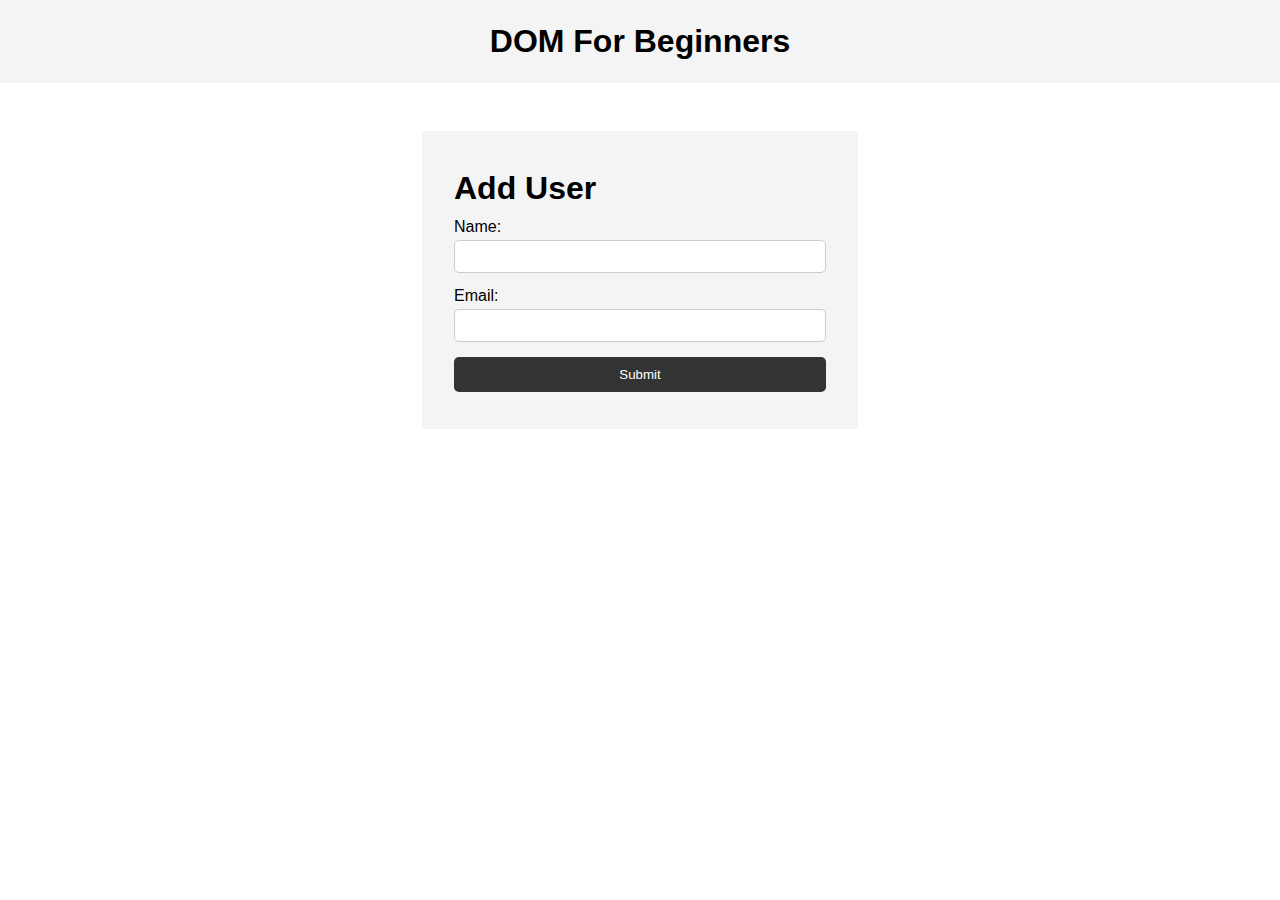
<file: DOMbasics/index.html>
<!DOCTYPE html>
<html lang="en">
<head>
    <meta charset="UTF-8" />
    <meta name="viewport" content="width=device-width, initial-scale=1.0" />
    <meta http-equiv="X-UA-Compatible" content="ie=edge" />
    <title>JS For Beginners</title>
    <link rel="stylesheet" href="style.css">
</head>
<body>
    <header>
        <h1>DOM For Beginners</h1>
    </header>
    <section class="container">
        <form id="my-form">
            <h1>Add User</h1>
            <div class="msg"></div>
            <div>
                <label for="name">Name:</label>
                <input type="text" id="name">
            </div>
            <div>
                <label for="email">Email:</label>
                <input type="text" id="email">
            </div>
            <input class="btn" type="submit" value="Submit">
        </form>
        <ul id="users"></ul>
        <!-- <ul class="items">
            <li class="item">Item 1</li>
            <li class="item">Item 2</li>
            <li class="item">Item 3</li>
        </ul> -->
    </section>
    <script src="main.js"></script>
</body>
</html>
</file>
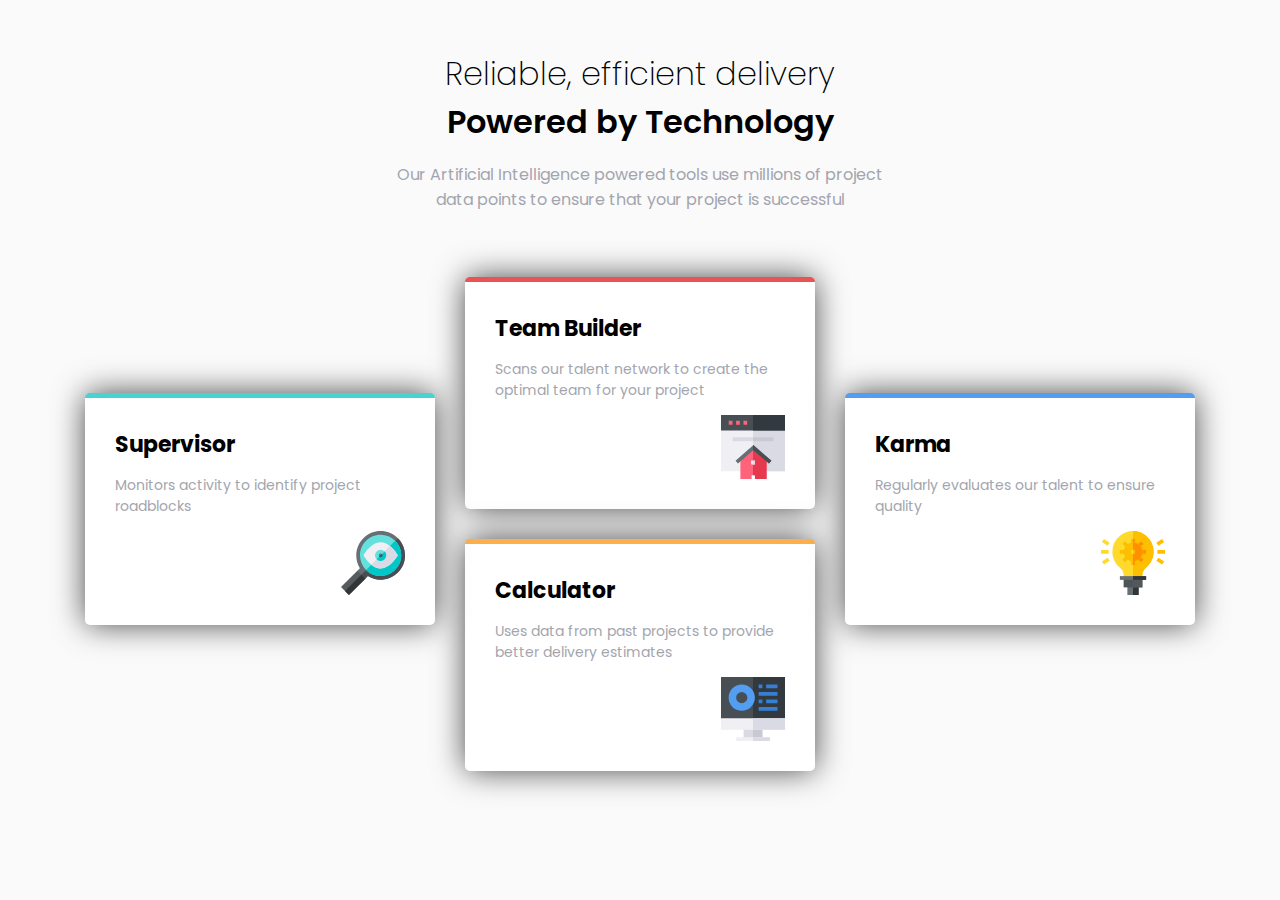
<file: four-card-feature/index.html>
<!DOCTYPE html>
<html lang="en">
<head>
  <meta charset="UTF-8">
  <meta name="viewport" content="width=device-width, initial-scale=1.0"> 
  <link rel="icon" type="image/png" sizes="32x32" href="./images/favicon-32x32.png">
  <title>Frontend Mentor | Four card feature section</title>
  <link rel="stylesheet" href="style.css">
</head>
<body>
  <header>
    <h1>Reliable, efficient delivery</h1>
    <h1>Powered by Technology</h1>
    <p>Our Artificial Intelligence powered tools use millions of project data points 
      to ensure that your project is successful</p>
  </header>
  <div class="container">
    <div class="box">
      <h3>Supervisor</h3>
      <p>Monitors activity to identify project roadblocks</p>
      <img src="images/icon-supervisor.svg" alt="supervisor">
    </div>
    <div class="box">
      <h3>Team Builder</h3>
      <p>Scans our talent network to create the optimal team for your project</p>
      <img src="images/icon-team-builder.svg" alt="builder">
    </div>
    <div class="box">
      <h3>Karma</h3>
      <p>Regularly evaluates our talent to ensure quality</p>
      <img src="images/icon-karma.svg" alt="karma">
    </div>
    <div class="box">
      <h3>Calculator</h3>
      <p>Uses data from past projects to provide better delivery estimates</p>
      <img src="images/icon-calculator.svg" alt="calculator">
    </div>
  </div>
</body>
</html>
</file>
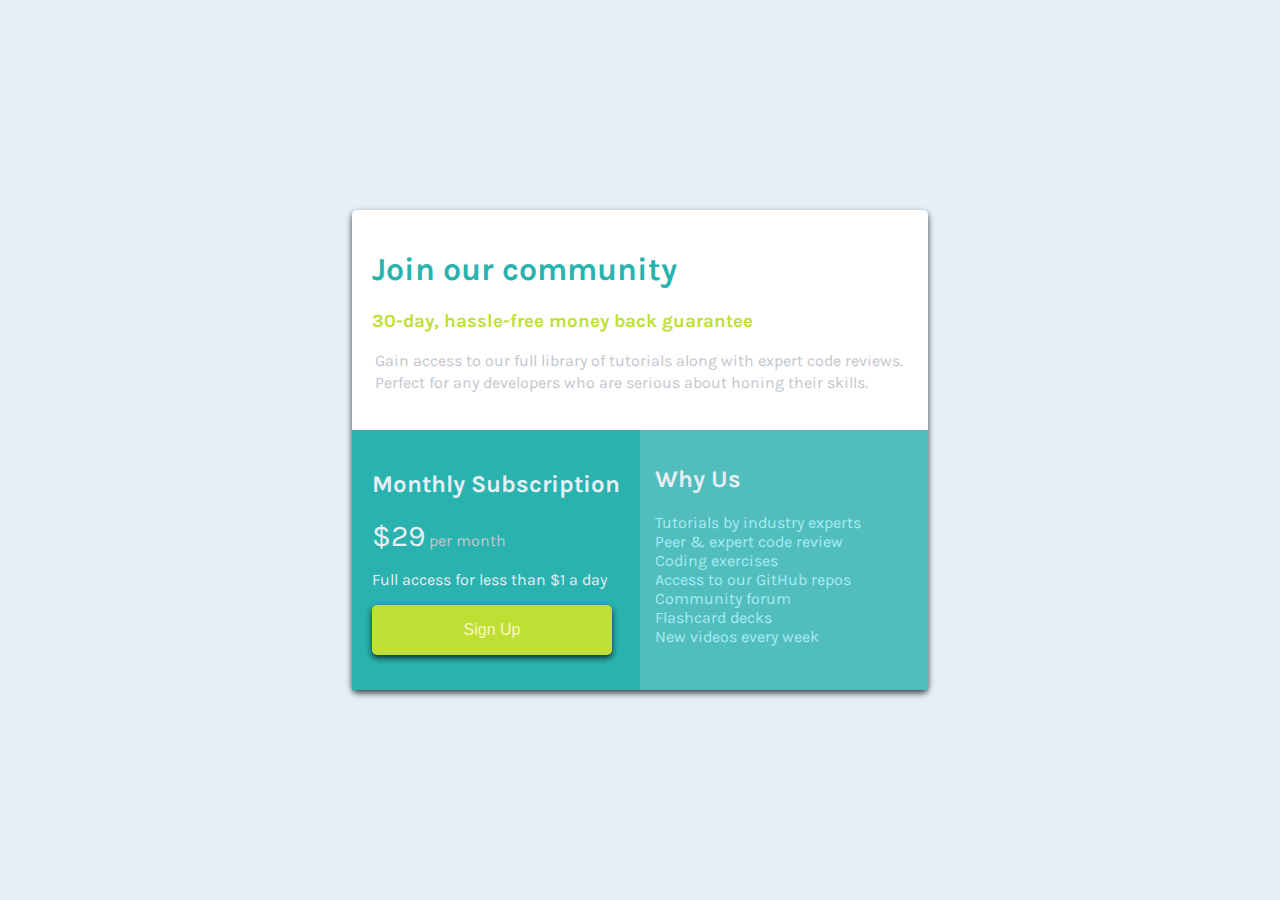
<file: single-price-grid/index.html>
<!DOCTYPE html>
<html lang="en">

<head>
  <meta charset="UTF-8">
  <meta name="viewport" content="width=device-width, initial-scale=1.0">
  <!-- displays site properly based on user's device -->

  <link rel="icon" type="image/png" sizes="32x32" href="./images/favicon-32x32.png">

  <title>Frontend Mentor | Single Price Grid Component</title>

  <!-- Feel free to remove these styles or customise in your own stylesheet 👍 -->
  <style>
    .attribution {
      font-size: 11px;
      text-align: center;
    }

    .attribution a {
      color: hsl(228, 45%, 44%);
    }
  </style>
  <link rel="stylesheet" href="style.css">
</head>

<body>
  <div class="container">
    <section class="primary">
      <h1>Join our community</h1>
      <h3>30-day, hassle-free money back guarantee</h3>
      <p>Gain access to our full library of tutorials along with expert code reviews.</p>
      <p>Perfect for any developers who are serious about honing their skills.</p>
    </section>
    <section class="secondary">
      <div class="sub__section">
        <h2>Monthly Subscription</h2>
        <p><span class="big">&dollar;29</span><span class="dark"> per month</span></p>
        <p>Full access for less than &dollar;1 a day</p>
        <button>Sign Up</button>
      </div>
      <div class="sub__section">
        <h2>Why Us</h2>
        <ul>
          <li>Tutorials by industry experts</li>
          <li>Peer &amp; expert code review</li>
          <li>Coding exercises</li>
          <li>Access to our GitHub repos</li>
          <li>Community forum</li>
          <li>Flashcard decks</li>
          <li>New videos every week</li>
        </ul>
      </div>
    </section>
  </div>
</body>

</html>
</file>
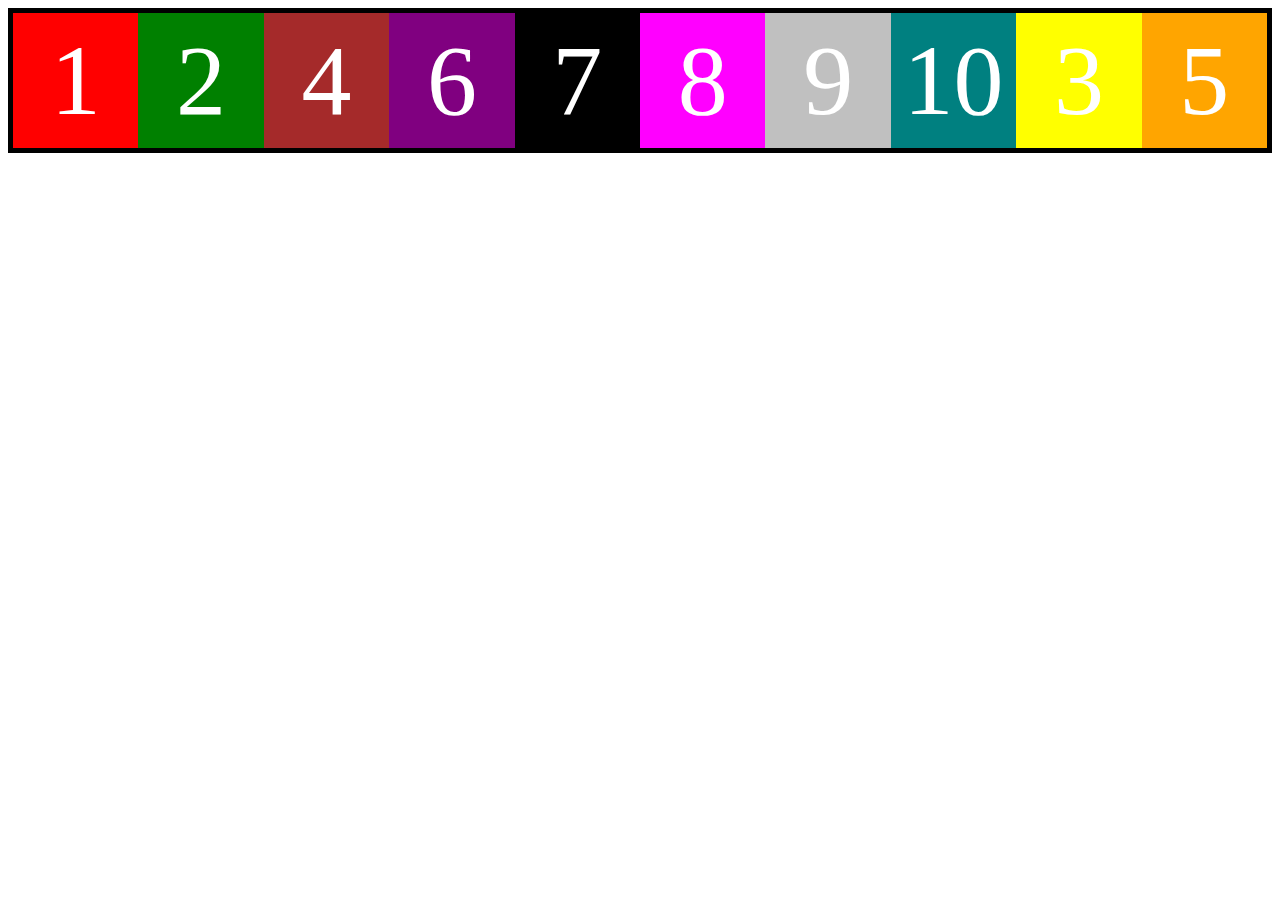
<file: flexbox/flexbox-1/index.html>
<!DOCTYPE html>
<html lang="en">
<head>
    <meta charset="UTF-8">
    <meta name="viewport" content="width=device-width, initial-scale=1.0">
    <title>Flexbox</title>
    <link rel="stylesheet" href="style.css">
</head>
<body>
    <div class="container">
        <div class="box box1">1</div>
        <div class="box box2">2</div>
        <div class="box box3">3</div>
        <div class="box box4">4</div>
        <div class="box box5">5</div>
        <div class="box box6">6</div>
        <div class="box box7">7</div>
        <div class="box box8">8</div>
        <div class="box box9">9</div>
        <div class="box box10">10</div>
    </div>
</body>
</html>
</file>
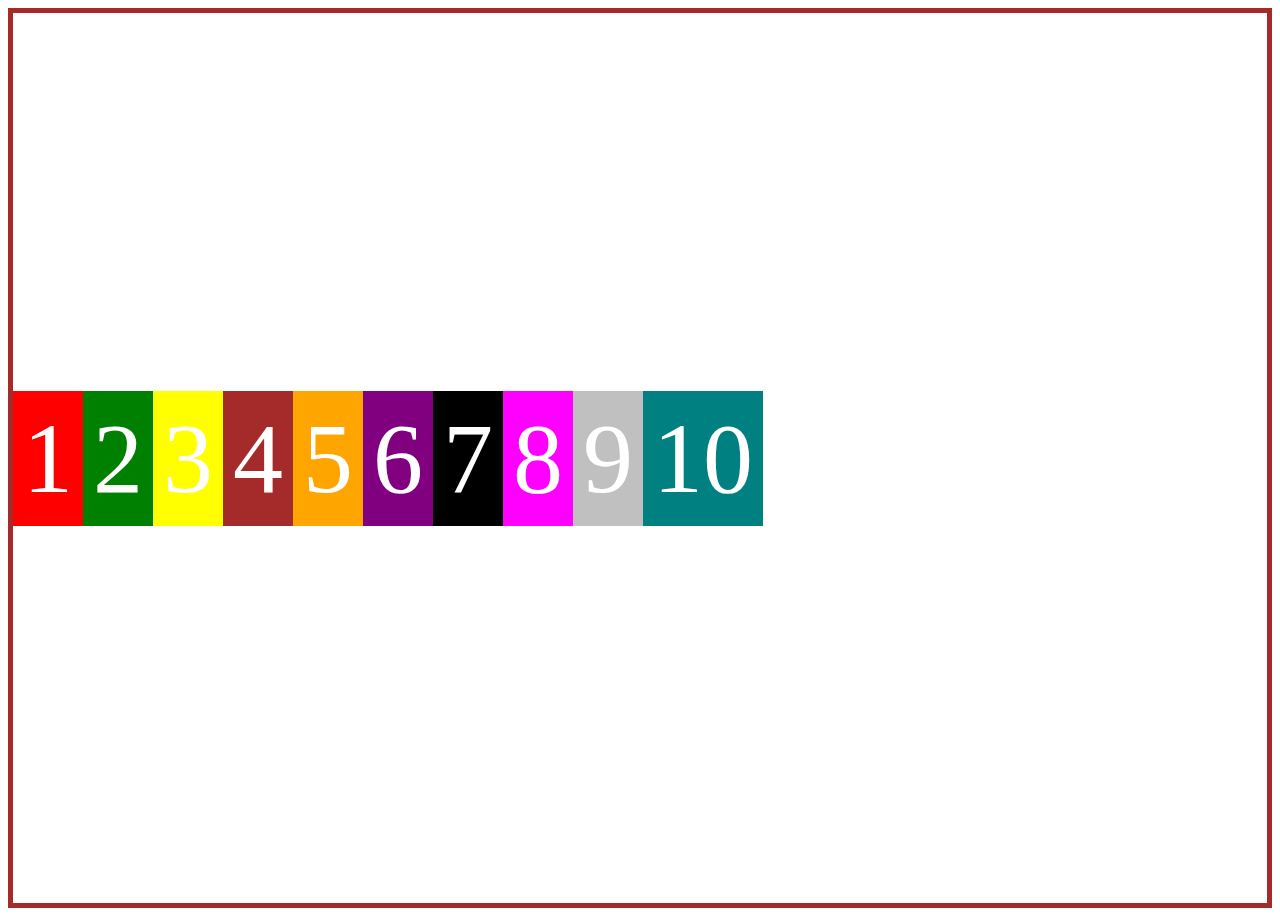
<file: flexbox/flexbox-2/index.html>
<!DOCTYPE html>
<html lang="en">
<head>
    <meta charset="UTF-8">
    <meta name="viewport" content="width=device-width, initial-scale=1.0">
    <title>Flexbox 2</title>
    <link rel="stylesheet" href="style.css">
</head>
<body>
    <div class="container">
        <div class="box box1">1</div>
        <div class="box box2">2</div>
        <div class="box box3">3</div>
        <div class="box box4">4</div>
        <div class="box box5">5</div>
        <div class="box box6">6</div>
        <div class="box box7">7</div>
        <div class="box box8">8</div>
        <div class="box box9">9</div>
        <div class="box box10">10</div>
    </div>
</body>
</html>
</file>
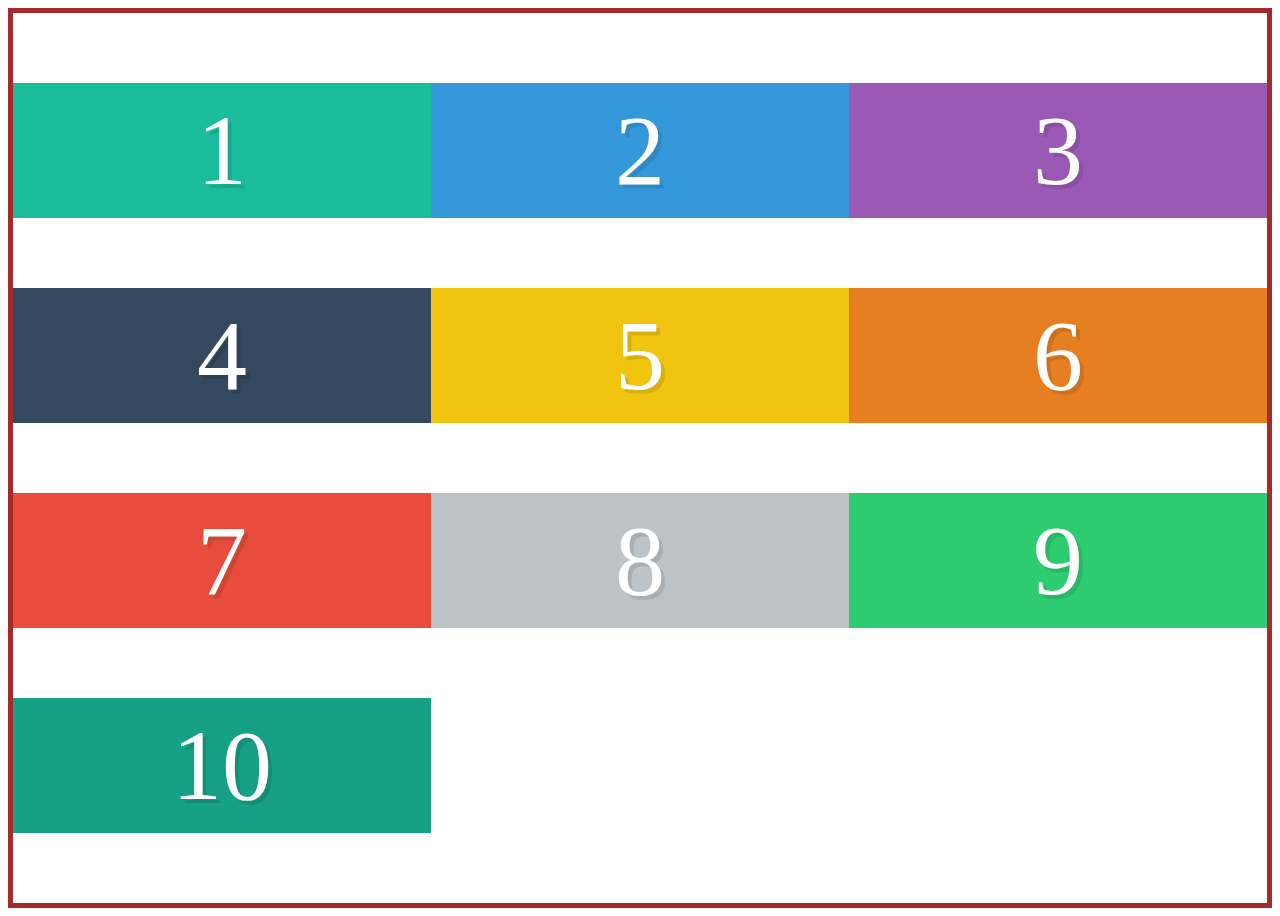
<file: flexbox/flexbox-3/index.html>
<!DOCTYPE html>
<html lang="en">
<head>
    <meta charset="UTF-8">
    <meta name="viewport" content="width=device-width, initial-scale=1.0">
    <title>Flexbox 3</title>
    <link rel="stylesheet" href="style.css">
</head>
<body>
    <div class="container">
        <div class="box box1">1</div>
        <div class="box box2">2</div>
        <div class="box box3">3</div>
        <div class="box box4">4</div>
        <div class="box box5">5</div>
        <div class="box box6">6</div>
        <div class="box box7">7</div>
        <div class="box box8">8</div>
        <div class="box box9">9</div>
        <div class="box box10">10</div>
    </div>
</body>
</html>
</file>
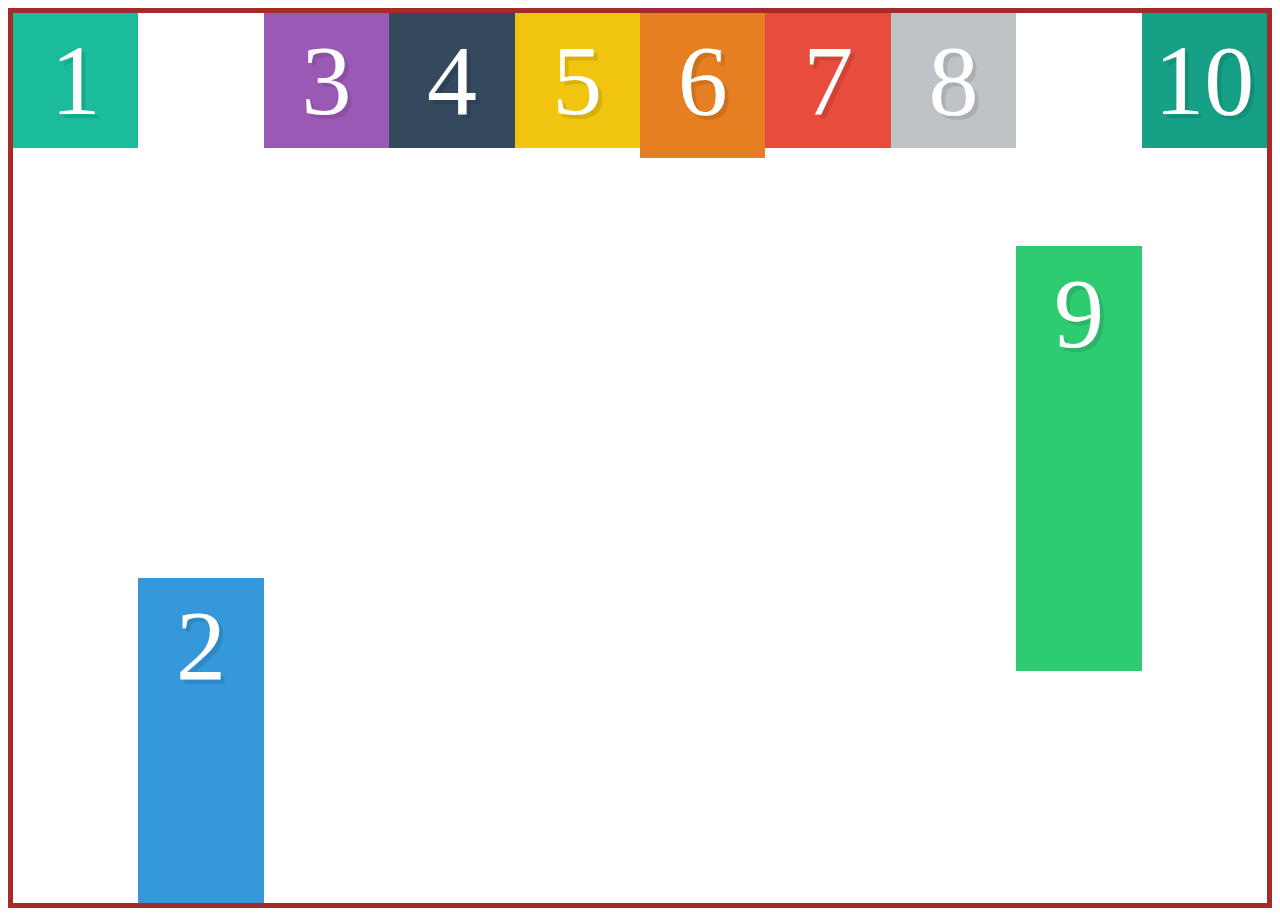
<file: flexbox/flexbox-4/index.html>
<!DOCTYPE html>
<html lang="en">
<head>
    <meta charset="UTF-8">
    <meta name="viewport" content="width=device-width, initial-scale=1.0">
    <title>Flexbox 4</title>
    <link rel="stylesheet" href="style.css">
</head>
<body>
    <div class="container">
        <div class="box box1">1</div>
        <div class="box box2">2</div>
        <div class="box box3">3</div>
        <div class="box box4">4</div>
        <div class="box box5">5</div>
        <div class="box box6">6</div>
        <div class="box box7">7</div>
        <div class="box box8">8</div>
        <div class="box box9">9</div>
        <div class="box box10">10</div>
    </div>
</body>
</html>
</file>
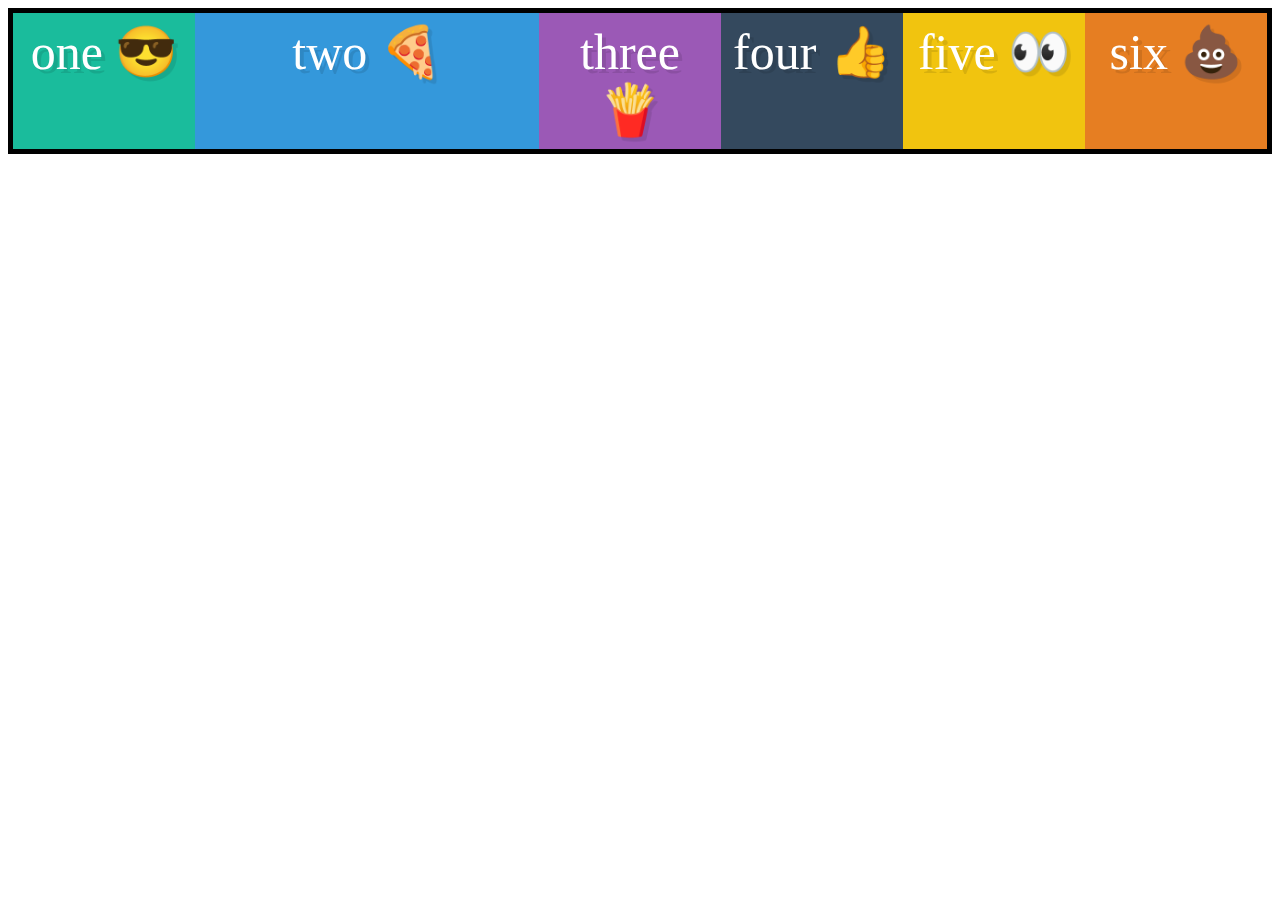
<file: flexbox/flexbox-5/index.html>
<!DOCTYPE html>
<html lang="en">
<head>
    <meta charset="UTF-8">
    <meta name="viewport" content="width=device-width, initial-scale=1.0">
    <title>Flexbox 5</title>
    <link rel="stylesheet" href="style.css">
</head>
<body>
    <div class="container">
        <div class="box box1">one 😎</div>
        <div class="box box2">two 🍕</div>
        <div class="box box3">three 🍟</div>
        <div class="box box4">four 👍</div>
        <div class="box box5">five 👀</div>
        <div class="box box6">six 💩</div>
    </div>
</body>
</html>
</file>
<file: DOMbasics/style.css>
* {
    margin: 0;
    padding: 0;
    box-sizing: border-box;
}

body {
    font-family: Arial, Helvetica, sans-serif;
    line-height: 1.6;
}

ul {
    list-style: none;
}

ul li {
    padding: 5px;
    background: #f4f4f4;
    margin: 5px 0;
}

header {
    background: #f4f4f4;
    padding: 1rem;
    text-align: center;
}

.container {
    margin: auto;
    width: 500px;
    overflow: auto;
    padding: 3rem 2rem;
}

#my-form {
    padding: 2rem;
    background: #f4f4f4;
}

#my-form label {
    display: block;
}

#my-form input[type='text'] {
    width: 100%;
    padding: 8px;
    margin-bottom: 10px;
    border-radius: 5px;
    border: 1px solid #ccc;
}

.btn {
    display: block;
    width: 100%;
    padding: 10px 15px;
    border: 0;
    background: #333;
    color: #fff;
    border-radius: 5px;
    margin: 5px 0;
}

.btn:hover {
    background: #444;
}

.bg-dark {
    background: #333;
    color: #fff;
}

.error {
    background: orangered;
    color: #fff;
    padding: 5px;
    margin: 5px;
}
</file>
<file: four-card-feature/style.css>
@import url('https://fonts.googleapis.com/css2?family=Poppins:ital,wght@0,100;0,200;0,300;0,400;0,500;0,600;0,700;0,800;0,900;1,100;1,200;1,300;1,400;1,500;1,600;1,700;1,800;1,900&display=swap');

body {
    font-family: "Poppins", sans-serif;
    background-color: hsl(0, 0%, 98%);
}

* {
    box-sizing: border-box;
}

header {
    margin: 50px auto;
    max-width: 500px;
    text-align: center;
}

h1{
    font-weight: 200;
    margin: 0;
}

h1:nth-child(2) {
    font-weight: 600;
}

p {
    color: hsl(229, 6%, 66%);
}

.container {
    display: flex;
    flex-wrap: wrap;
    max-width: 1140px;
    margin: 0 auto;
    justify-content: center;
}

.box {
    background-color: white;
    padding: 30px;
    margin: 15px;
    width: 350px;
    border-radius: 5px;
    box-shadow: 0px 0px 32px -1px rgba(0,0,0,0.75);
    display: flex;
    flex-direction: column;
}

.box h3{
    margin: 0;
    font-size: 22px;
}

.box p {
    font-size: 14px;
}

.box img{
    align-self: flex-end;
}

.box:nth-child(1){
    border-top: 5px solid hsl(180, 62%, 55%);
}

.box:nth-child(2){
    border-top: 5px solid hsl(0, 78%, 62%);
}

.box:nth-child(3){
    border-top: 5px solid hsl(212, 86%, 64%);
}

.box:nth-child(4){
    border-top: 5px solid hsl(34, 97%, 64%);
}

.box:nth-child(odd) {
    transform: translateY(50%);
}

@media (max-width: 775px) {
    .box:nth-child(odd) {
        transform: translateY(0);
    }
}
</file>
<file: single-price-grid/style.css>
@import url('https://fonts.googleapis.com/css2?family=Karla:ital,wght@0,200..800;1,200..800&display=swap');

* {
    box-sizing: border-box;
}

body{
    font-family: "Karla", sans-serif;
    background-color: hsl(204, 43%, 93%);
    display: flex;
    justify-content: center;
    align-items: center;
    margin: 0;
    min-height: 100vh;
}

.container{
    background-color: #fff;
    max-width: 600px;
    display: grid;
    grid-template-rows: 220px 260px;
    border-radius: 5px;
    box-shadow: 0px 3px 6px 0px rgba(0,0,0,0.75);
}

.secondary{
    display: grid;
    grid-template-columns: repeat(2, 1fr);
    background-color: hsl(179, 62%, 43%);
}

.primary {
    padding: 20px;
}

.primary h1{
    color: hsl(179, 62%, 43%);
}

.primary h3 {
    color: hsl(71, 73%, 54%);
}

.primary p{
    color: #C2C6CD;
    margin: 3px;
}


.sub__section:nth-child(1){
    padding: 20px;
    color: hsl(204, 43%, 93%);
}

.big{
    font-size: 30px;
}

.dark{
    color: #C2C6CD;
}

button{
    width: 240px;
    height: 50px;
    border-radius: 5px;
    outline: none;
    border: none;
    background-color: hsl(71, 73%, 54%);
    color: #F7F9BC;
    font-size: 16px;
    box-shadow: 0px 3px 6px 0px rgba(0,0,0,0.75);
}

.sub__section:nth-child(2){
    padding: 15px;
    background-color: #51BEBD;
    color: hsl(204, 43%, 93%);
}

ul {
    list-style: none;
    margin: 0;
    padding: 0;  
    color: #A8EBF4;
    font-size: 16px; 
}

@media screen and (max-width: 600px){
    body {
        min-height: 80vh;
    }
    .container{
        width: 400px;
        grid-template-rows: repeat(2, 260px);
    }

    .secondary{
        grid-template-columns: 1fr;
    }
}
</file>
<file: flexbox/flexbox-1/style.css>
* {
    box-sizing: border-box;
}

.box{
    color: white;
    font-size: 100px;
    text-align: center;
    padding: 10px;
}

.box1 {background: red;}
.box2 {background: green;}
.box3 {background: yellow;}
.box4 {background: brown;}
.box5 {background: orange;}
.box6 {background: purple;}
.box7 {background: black;}
.box8 {background: magenta;}
.box9 {background: silver;}
.box10 {background: teal;}

.container {
    display: flex;
    border: 5px solid black;
}

.box {
    width: 33.333%;
}

.box3 {
    order: 1;
}

.box5 {
    order: 2;
}
</file>
<file: flexbox/flexbox-2/style.css>
* {
    box-sizing: border-box;
}

.box{
    color: white;
    font-size: 100px;
    text-align: center;
    padding: 10px;
}

.box1 {background: red;}
.box2 {background: green;}
.box3 {background: yellow;}
.box4 {background: brown;}
.box5 {background: orange;}
.box6 {background: purple;}
.box7 {background: black;}
.box8 {background: magenta;}
.box9 {background: silver;}
.box10 {background: teal;}

.container {
    display: flex;
    border: 5px solid brown;
    height: 100vh;
    align-items: center;
}
</file>
<file: flexbox/flexbox-3/style.css>
* {
    box-sizing: border-box;
}

.box {
    color:white;
    font-size: 100px;
    text-align: center;
    text-shadow:4px 4px 0 rgba(0,0,0,0.1);
    padding:10px;
}

.box1 { background:#1abc9c;}
.box2 { background:#3498db;}
.box3 { background:#9b59b6;}
.box4 { background:#34495e;}
.box5 { background:#f1c40f;}
.box6 { background:#e67e22;}
.box7 { background:#e74c3c;}
.box8 { background:#bdc3c7;}
.box9 { background:#2ecc71;}
.box10 { background:#16a085;}

.container {
    display: flex;
    border: 5px solid brown;
    height: 100vh;
    flex-wrap: wrap;
    align-content: space-evenly;
}

.box {
    width: 33.33%;
}
</file>
<file: flexbox/flexbox-4/style.css>
* {
    box-sizing: border-box;
}

.box {
    color:white;
    font-size: 100px;
    text-align: center;
    text-shadow:4px 4px 0 rgba(0,0,0,0.1);
    padding:10px;
}

.box1 { background:#1abc9c;}
.box2 { background:#3498db;}
.box3 { background:#9b59b6;}
.box4 { background:#34495e;}
.box5 { background:#f1c40f;}
.box6 { background:#e67e22;}
.box7 { background:#e74c3c;}
.box8 { background:#bdc3c7;}
.box9 { background:#2ecc71;}
.box10 { background:#16a085;}

.container {
    display: flex;
    border: 5px solid brown;
    height: 100vh;
    align-items: flex-start;
}

.box {
    width: 33.33%;
}
.box2{
    padding-bottom: 200px;
    align-self: flex-end;
}
.box6{
    padding-bottom: 20px;
    align-self: flex-start;
}
.box9{
    padding-bottom: 300px;
    align-self: center;
}
</file>
<file: flexbox/flexbox-5/style.css>
* {
    box-sizing: border-box;
}

.box {
    color:white;
    font-size: 50px;
    text-align: center;
    text-shadow:4px 4px 0 rgba(0,0,0,0.1);
    padding:10px;
}

.box1 { background:#1abc9c;}
.box2 { background:#3498db;}
.box3 { background:#9b59b6;}
.box4 { background:#34495e;}
.box5 { background:#f1c40f;}
.box6 { background:#e67e22;}
.box7 { background:#e74c3c;}
.box8 { background:#bdc3c7;}
.box9 { background:#2ecc71;}
.box10 { background:#16a085;}

.container {
    display: flex;
    border: 5px solid black;
}

.box {
    flex: 1;
}

.box2{
    flex: 2;
}
</file>
